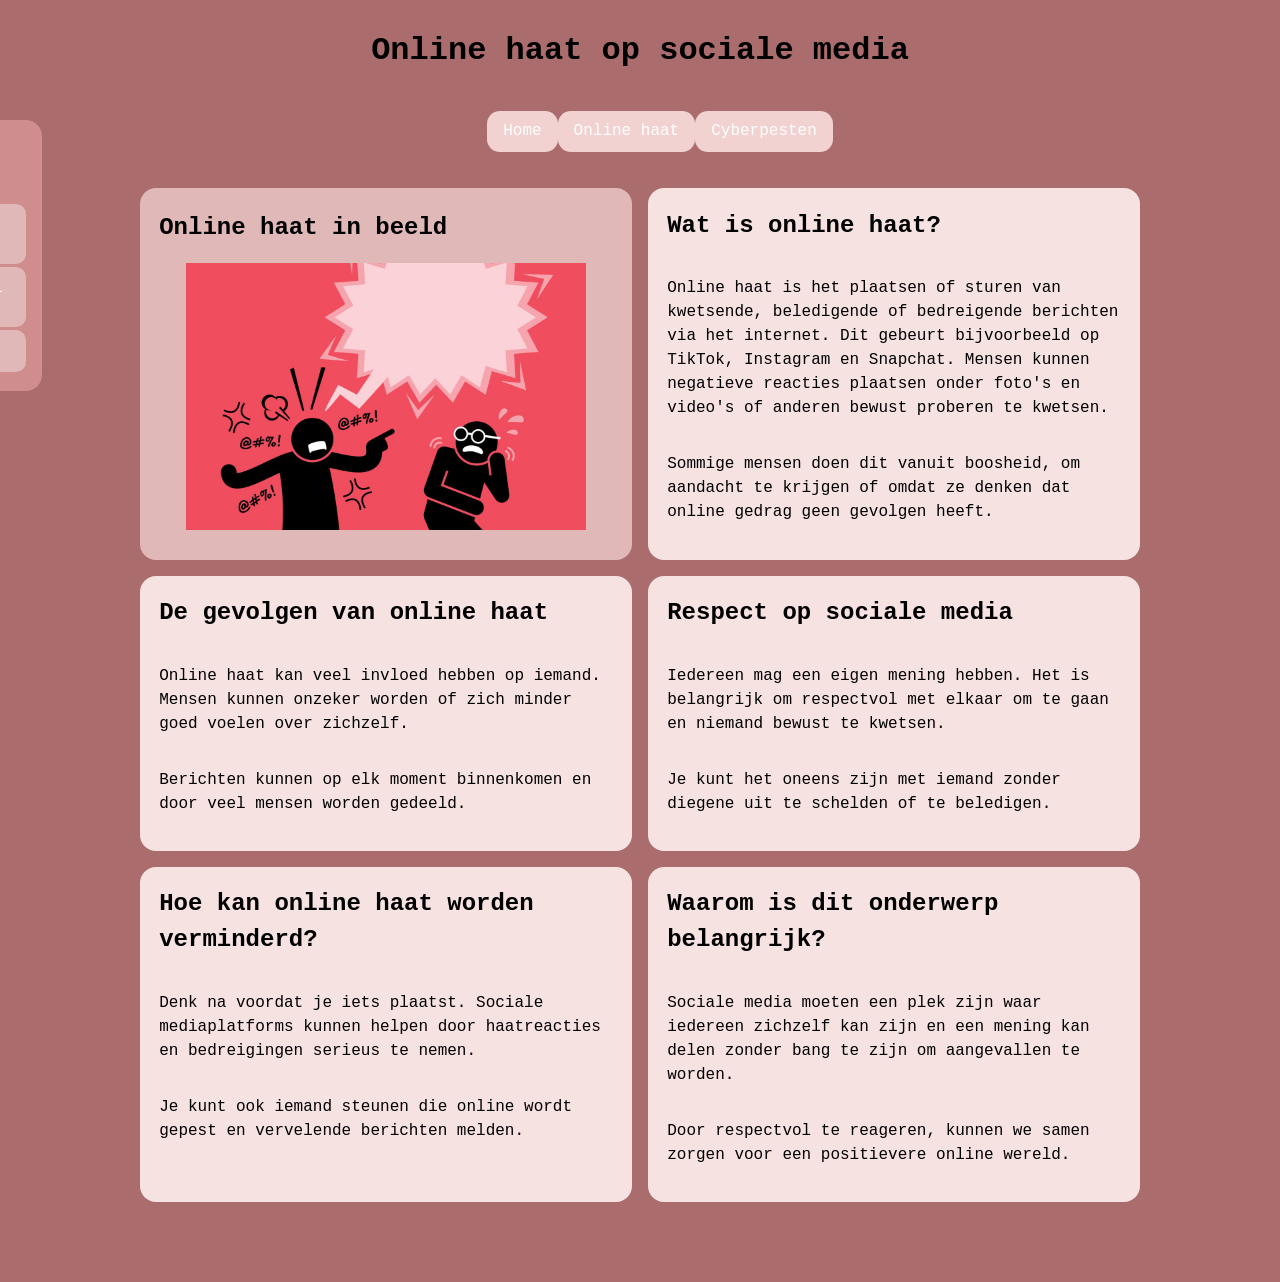
<file: pagina1.html>
<!DOCTYPE html>
<html lang="nl">
<head>
    <meta charset="UTF-8">
    <meta name="viewport" content="width=device-width, initial-scale=1.0">
    <title>Pagina 1</title>
    <link rel="stylesheet" href="css/style.css">
</head>
<body>
    <div class="sidebar">
        <h2>Menu</h2>
        <a href="index.html">Minder haat, meer positiviteit</a>
        <a href="pagina1.html">Online haat op social media</a>
        <a href="pagina2.html">Cyberpesten</a>
    </div>
    <header>
        <h1>Online haat op sociale media </h1>
    </header>
 <nav>
    <ul>
        <li><a href="index.html">Home</a></li>
        <li><a href="pagina1.html">Online haat</a></li>
        <li><a href="pagina2.html">Cyberpesten</a></li>
    </ul>
</nav>
<main class="magazine-layout">

    <section class="uitgelicht">
        <h2>Online haat in beeld</h2>
        <div class="Home-image">
                <img
                    src="afbeeldingen/online haat.jpeg" class="afbeelding" alt="online haat"
                >
            </div>
    </section>

    <section class="artikel-intro">
        <h2>Wat is online haat?</h2>
        <p>
            Online haat is het plaatsen of sturen van kwetsende,
            beledigende of bedreigende berichten via het internet.
            Dit gebeurt bijvoorbeeld op TikTok, Instagram en Snapchat.
            Mensen kunnen negatieve reacties plaatsen onder foto's
            en video's of anderen bewust proberen te kwetsen.
        </p>
        <p>
            Sommige mensen doen dit vanuit boosheid, om aandacht
            te krijgen of omdat ze denken dat online gedrag geen
            gevolgen heeft.
        </p>
    </section>

    <section class="artikel">
        <h2>De gevolgen van online haat</h2>
        <p>
            Online haat kan veel invloed hebben op iemand.
            Mensen kunnen onzeker worden of zich minder goed voelen
            over zichzelf.
        </p>
        <p>
            Berichten kunnen op elk moment binnenkomen en door
            veel mensen worden gedeeld.
        </p>
    </section>
    <section class="artikel">
        <h2>Respect op sociale media</h2>
        <p>
            Iedereen mag een eigen mening hebben. Het is belangrijk
            om respectvol met elkaar om te gaan en niemand bewust
            te kwetsen.
        </p>
        <p>
            Je kunt het oneens zijn met iemand zonder diegene uit
            te schelden of te beledigen.
        </p>
    </section>
    <section class="artikel">
        <h2>Hoe kan online haat worden verminderd?</h2>
        <p>
            Denk na voordat je iets plaatst. Sociale mediaplatforms
            kunnen helpen door haatreacties en bedreigingen serieus
            te nemen.
        </p>
        <p>
            Je kunt ook iemand steunen die online wordt gepest
            en vervelende berichten melden.
        </p>
    </section>
    <section class="artikel">
        <h2>Waarom is dit onderwerp belangrijk?</h2>
        <p>
            Sociale media moeten een plek zijn waar iedereen
            zichzelf kan zijn en een mening kan delen zonder
            bang te zijn om aangevallen te worden.
        </p>
        <p>
            Door respectvol te reageren, kunnen we samen zorgen
            voor een positievere online wereld.
        </p>
    </section>

</main>
    <footer>
    </footer>
</body>
</html>
</file>
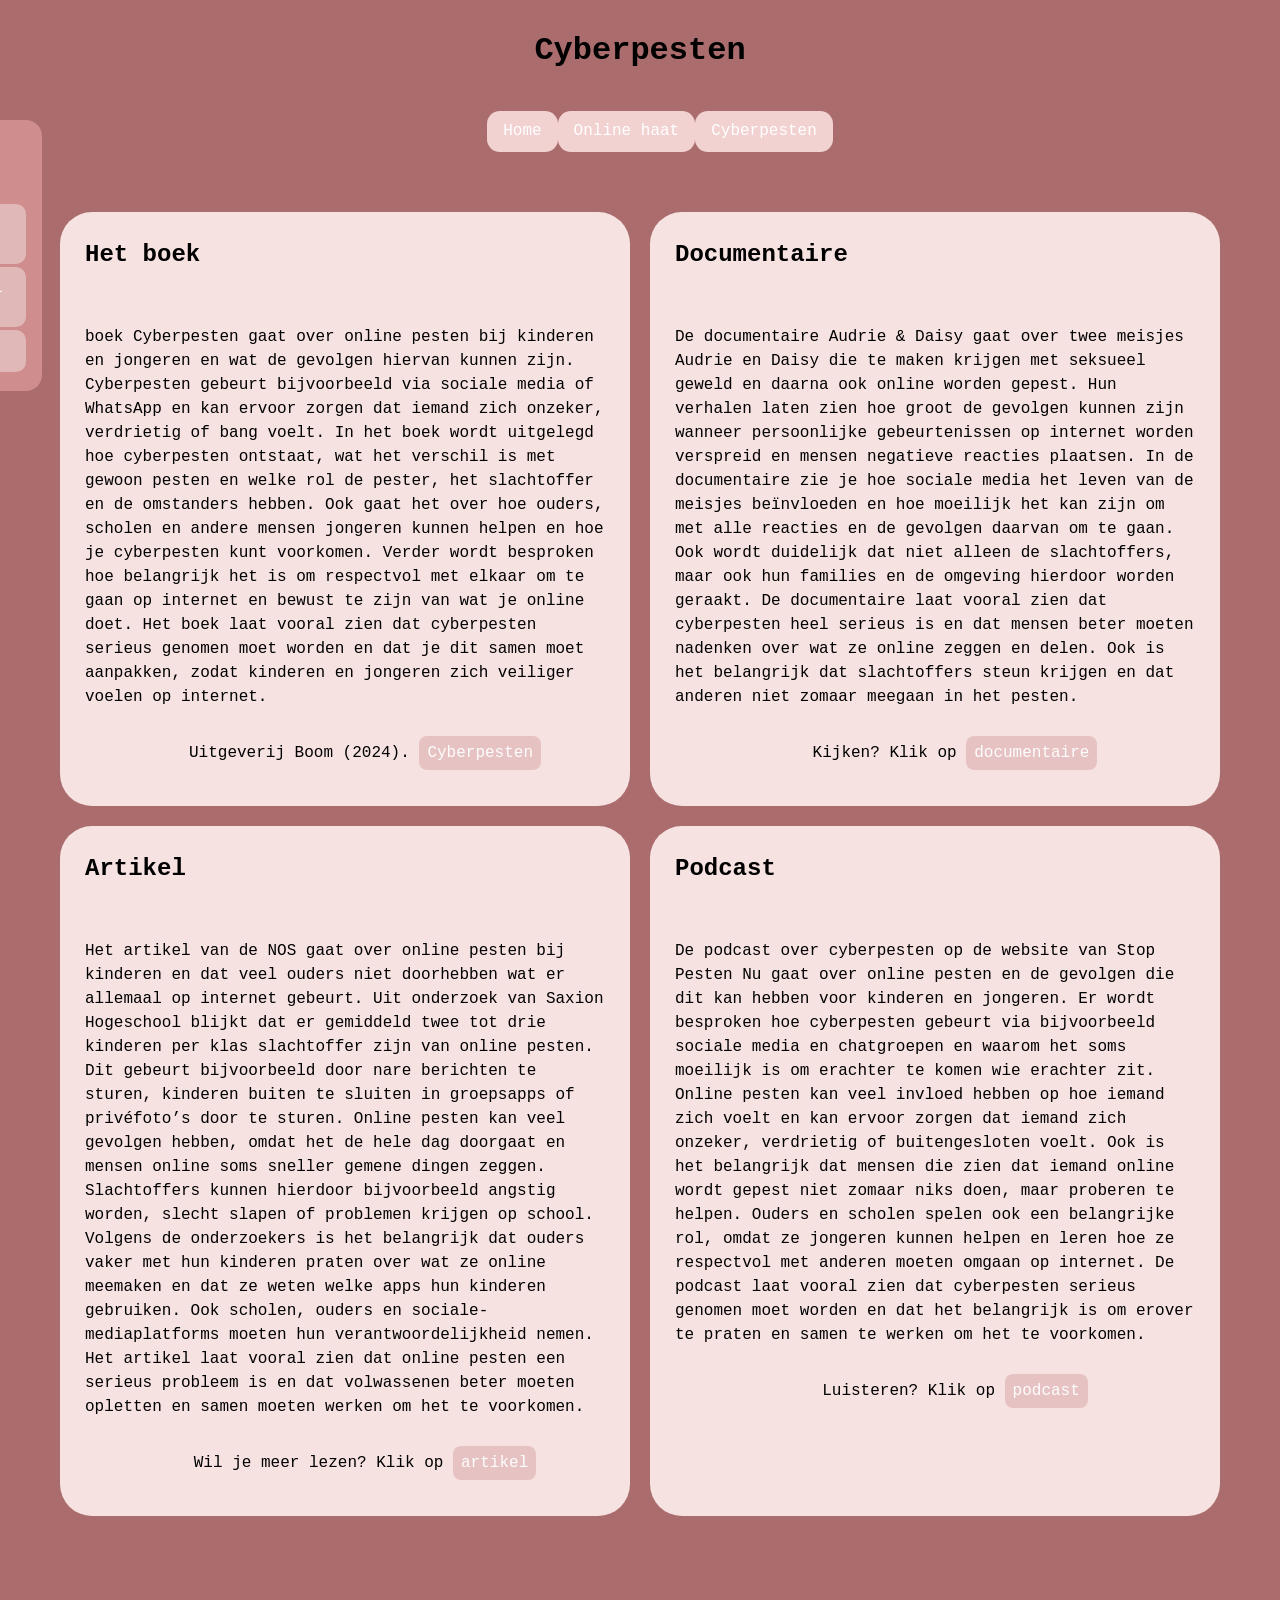
<file: pagina2.html>
<!DOCTYPE html>
<html lang="nl">
<head>
    <meta charset="UTF-8">
    <meta name="viewport" content="width=device-width, initial-scale=1.0">
    <title>Pagina 2</title>
    <link rel="stylesheet" href="css/style.css">
</head>
<body>
    <div class="sidebar">
        <h2>Menu</h2>
        <a href="index.html">Minder haat, meer positiviteit</a>
        <a href="pagina1.html">Online haat op social media</a>
        <a href="pagina2.html">Cyberpesten</a>
    </div>
    <header>
        <h1>Cyberpesten</h1>
    </header>
<nav>
    <ul>
        <li><a href="index.html">Home</a></li>
        <li><a href="pagina1.html">Online haat</a></li>
        <li><a href="pagina2.html">Cyberpesten</a></li>
    </ul>
</nav>
    </nav>
    <main class="pagina2">
        <div class="bronnen-container">
        <section>
            <h2>Het boek</h2>
        <p> boek Cyberpesten gaat over online pesten bij kinderen en jongeren en wat de gevolgen hiervan kunnen zijn. Cyberpesten gebeurt bijvoorbeeld via sociale media of WhatsApp en kan ervoor zorgen dat iemand zich onzeker, verdrietig of bang voelt. In het boek wordt uitgelegd hoe cyberpesten ontstaat, wat het verschil is met gewoon pesten en welke rol de pester, het slachtoffer en de omstanders hebben. Ook gaat het over hoe ouders, scholen en andere mensen jongeren kunnen helpen en hoe je cyberpesten kunt voorkomen. Verder wordt besproken hoe belangrijk het is om respectvol met elkaar om te gaan op internet en bewust te zijn van wat je online doet. Het boek laat vooral zien dat cyberpesten serieus genomen moet worden en dat je dit samen moet aanpakken, zodat kinderen en jongeren zich veiliger voelen op internet.</p>
    <ul>
        <li>
            Uitgeverij Boom (2024).
            <a href="https://www.boom.nl/criminologie/100-17005_Cyberpesten" target="_blank">
                Cyberpesten
            </a>
        </li>
    </ul>
        </section>
        <section>
            <h2>Documentaire </h2>
            <p>De documentaire Audrie & Daisy gaat over twee meisjes Audrie en Daisy die te maken krijgen met seksueel geweld en daarna ook online worden gepest. Hun verhalen laten zien hoe groot de gevolgen kunnen zijn wanneer persoonlijke gebeurtenissen op internet worden verspreid en mensen negatieve reacties plaatsen. In de documentaire zie je hoe sociale media het leven van de meisjes beïnvloeden en hoe moeilijk het kan zijn om met alle reacties en de gevolgen daarvan om te gaan. Ook wordt duidelijk dat niet alleen de slachtoffers, maar ook hun families en de omgeving hierdoor worden geraakt. De documentaire laat vooral zien dat cyberpesten heel serieus is en dat mensen beter moeten nadenken over wat ze online zeggen en delen. Ook is het belangrijk dat slachtoffers steun krijgen en dat anderen niet zomaar meegaan in het pesten.</p>
    <ul>
        <li>
           Kijken? Klik op
            <a href="https://www.netflix.com/nl/title/80097321" target="_blank">
            documentaire
            </a>
        </li>
    </ul>
        </section>
        <section>
            <h2>Artikel</h2>
            <p>Het artikel van de NOS gaat over online pesten bij kinderen en dat veel ouders niet doorhebben wat er allemaal op internet gebeurt. Uit onderzoek van Saxion Hogeschool blijkt dat er gemiddeld twee tot drie kinderen per klas slachtoffer zijn van online pesten. Dit gebeurt bijvoorbeeld door nare berichten te sturen, kinderen buiten te sluiten in groepsapps of privéfoto’s door te sturen. Online pesten kan veel gevolgen hebben, omdat het de hele dag doorgaat en mensen online soms sneller gemene dingen zeggen. Slachtoffers kunnen hierdoor bijvoorbeeld angstig worden, slecht slapen of problemen krijgen op school. Volgens de onderzoekers is het belangrijk dat ouders vaker met hun kinderen praten over wat ze online meemaken en dat ze weten welke apps hun kinderen gebruiken. Ook scholen, ouders en sociale-mediaplatforms moeten hun verantwoordelijkheid nemen. Het artikel laat vooral zien dat online pesten een serieus probleem is en dat volwassenen beter moeten opletten en samen moeten werken om het te voorkomen.</p>
    <ul>
        <li>
           Wil je meer lezen? Klik op
            <a href="https://nos.nl/artikel/2522472-ouders-niet-bewust-van-online-pesten-er-gaan-grafstenen-rond-met-naam-kind" target="_blank">
            artikel
            </a>
        </li>
    </ul>
    </section>
    <section>
    <h2>Podcast</h2>
    <p>De podcast over cyberpesten op de website van Stop Pesten Nu gaat over online pesten en de gevolgen die dit kan hebben voor kinderen en jongeren. Er wordt besproken hoe cyberpesten gebeurt via bijvoorbeeld sociale media en chatgroepen en waarom het soms moeilijk is om erachter te komen wie erachter zit. Online pesten kan veel invloed hebben op hoe iemand zich voelt en kan ervoor zorgen dat iemand zich onzeker, verdrietig of buitengesloten voelt. Ook is het belangrijk dat mensen die zien dat iemand online wordt gepest niet zomaar niks doen, maar proberen te helpen. Ouders en scholen spelen ook een belangrijke rol, omdat ze jongeren kunnen helpen en leren hoe ze respectvol met anderen moeten omgaan op internet. De podcast laat vooral zien dat cyberpesten serieus genomen moet worden en dat het belangrijk is om erover te praten en samen te werken om het te voorkomen.</p>      
    <ul>
        <li>
           Luisteren? Klik op
            <a href="https://www.stoppestennu.nl/podcast-over-cyberpesten-online-pesten-jonge-wetenschappers-podcast" target="_blank">
            podcast
            </a>
        </li>
    </ul>
    </section>
</div>
    </main>
    <footer>
    </footer>
</body>
</html>
</file>
<file: css/style.css>
body{
    margin: 0;
    background-color:rgb(170, 108, 108);
    font-family: 'Courier New', Courier, monospace;
    color: black;

}

.Home-image {
    text-align: center;
}

header {
    text-align: center;
    padding: 1em;
    background-color: rgb(170, 108, 108);
}

header h1 {
    margin-top: 0.5em;
}

nav {
    display: flex;
    justify-content: center;
    flex-wrap: wrap;
    gap: 0.7em;
}

nav a {
    background-color: rgb(242, 209, 209);
    color: white;
    text-decoration: none;
    padding: 0.7em 1em;
    border-radius: 0.8em;
}

nav a:hover {
    background-color: rgb(190, 140, 140);
}

.sidebar{
    background-color:rgb(208, 141, 141);
    backdrop-filter: blur(5px);
    -webkit-backdrop-filter: blur(5px);
    position: fixed;
    top: 120px;
    left: -220px;
    width: 230px;
    z-index: 1000;
    padding: 1em;
    transition: 0.5s ease-in;
    border-radius: 1em;
}

.sidebar:hover,
.sidebar:focus-within {
    left: 0;
}

.sidebar h2 {
    color: black;
    margin: 0.7em 0 1em;
}

.sidebar a {
    display: block;
    background-color: rgb(224, 184, 184);
    color: white;
    text-decoration: none;
    padding: 12px 5px;
    margin-bottom: 3px;
    border-radius: 10px;
    overflow-wrap: anywhere;
}

.sidebar a:hover,
.sidebar a:focus-visible {
    background-color: rgb(190, 140, 140);
}


.sidebar :hover{
    width: 50%;
    left: 0;
    border-radius: 2em;
    margin: 0.1em;
    padding: 0.7em;
}

main {
    width: 90%;
    max-width: 1000px;
    margin: 1em auto;
}

section {
    background-color: rgb(247, 226, 226);
    padding: 1em;
    margin-bottom: 1em;
    border-radius: 2em;
    line-height: 1.5;
}

section h2 {
    margin-bottom: 1.5em;
}

.menutjes{
    gap: 40px;
    display: flex;
    flex-direction: column;
}
.menutjes a{
    width: 50%;
    text-align: center;
    display: block;
}

p{
    color: black;
}

ul{
    display: flex;
    list-style-type: none;
    justify-content: center;
}

a{
    text-decoration: none;
    color: rgb(253, 253, 253);
    background-color:rgba(227, 187, 187, 0.807);
    padding: 0.5em;
    border-radius: 0.5em;
    transition: ease 350ms;
}

a:hover{
    background-color:rgb(247, 226, 226);
    color: black;
    border-radius: 0.5em;
}

section:nth-of-type(1) {
    height: 100%;
    width: 75%;
    padding: 1em;
    margin: 1em;
    background-color: rgb(247, 226, 226);
    border-radius: 0.5em;
    display: flex;
    flex-direction:column;
    border-radius: 2em;
    
}

section:nth-of-type(2){
    height: 100%;
    width: 75%;
    padding: 1em;
    margin: 1em;
    background-color: rgb(247, 226, 226);
    border-radius: 0.5em;
    display: flex;
    flex-direction: column;
    border-radius: 2em;
}

section:nth-of-type(3){
    height: 100%;
    width: 75%;
    padding: 1em;
    margin: 1em;
    background-color: rgb(247, 226, 226);
    border-radius: 0.5em;
    display: flex;
    flex-direction: column;
    border-radius: 2em;
}

section:nth-of-type(4){
    height: 100%;
    width: 75%;
    padding: 1em;
    margin: 1em;
    background-color: rgb(247, 226, 226);
    border-radius: 0.5em;
    display: flex;
    flex-direction: column;
    border-radius: 2em;
}

section:nth-of-type(5){
    height: 100%;
    width: 75%;
    padding: 1em;
    margin: 1em;
    background-color: rgb(247, 226, 226);
    border-radius: 0.5em;
    display: flex;
    flex-direction: column;
    border-radius: 2em;
}

footer{
    margin-top: 3em;
    width: 100%;
    padding: 1em;
    text-align: center;
    color: white;
}
footer ul{
    display: flex;
    justify-content: space-between;
    gap: 2em;
    margin-top: auto;
    list-style: none;
}

.afbeelding {
    width: 25em;
    height:auto; 
}
.magazine-layout {
    width: 90%;
    max-width: 1000px;
    margin: 2em auto;
    display: grid;
    grid-template-columns: 1fr 1fr;
    gap: 1em;
}

.magazine-layout section {
    box-sizing: border-box;
    width: 100%;
    margin: 0;
    padding: 1.2em;
    background-color: rgb(247, 226, 226);
    border-radius: 1em;
    line-height: 1.5;
    display: flex;
    flex-direction: column;
}

.magazine-layout h2 {
    margin-top: 0;
    margin-bottom: 0.7em;
}

.magazine-layout .uitgelicht {
    grid-column: 1;
    grid-row: 1;
    min-height: 200px;
    justify-content: center;
    background-color: rgb(224, 184, 184);
}

.magazine-layout .artikel-intro {
    grid-column: 2;
    grid-row: 1;
}

.magazine-layout .artikel {
    grid-column: auto;
    grid-row: auto;
}

@media (max-width: 600px) {
    .magazine-layout {
        width: 94%;
        grid-template-columns: 1fr;
    }
 .magazine-layout .uitgelicht,
    .magazine-layout .artikel-intro,
    .magazine-layout .artikel {
        grid-column: 1;
        grid-row: auto;
    }
}

.pagina2 .bronnen-container {
    display: grid;
    grid-template-columns: repeat(2, minmax(0, 1fr));
    gap: 20px;
    max-width: 1200px;
    margin: 0 auto;
    padding: 20px;
    box-sizing: border-box;
}

.pagina2 .bronnen-container section {
    background-color: #f7e3e2;
    border-radius: 30px;
    padding: 25px;
    box-sizing: border-box;
    min-width: 0;
}

main.pagina2 {
    width: 100%;
    max-width: 1250px;
    margin: 1em auto;
    padding: 20px;
    box-sizing: border-box;
}

.pagina2 .bronnen-container {
    display: grid;
    grid-template-columns: repeat(2, minmax(0, 1fr));
    gap: 20px;
    width: 100%;
    box-sizing: border-box;
}

.pagina2 .bronnen-container section {
    width: 100%;
    min-width: 0;
    margin: 0;
    padding: 25px;
    box-sizing: border-box;
    display: flex;
    flex-direction: column;
    background-color: rgb(247, 226, 226);
    border-radius: 2em;
    line-height: 1.5;
}

.pagina2 .bronnen-container section h2 {
    margin-top: 0;
    margin-bottom: 1.5em;
}

.pagina2 .bronnen-container section:hover {
    animation: kleine-shake 0.6s ease-in-out;
}

@keyframes kleine-shake {
    0% {
        transform: translateX(0);
    }
    25% {
        transform: translateX(-3px);
    }
    50% {
        transform: translateX(3px);
    }
    75% {
        transform: translateX(-2px);
    }
    100% {
        transform: translateX(0);
    }
}
</file>
